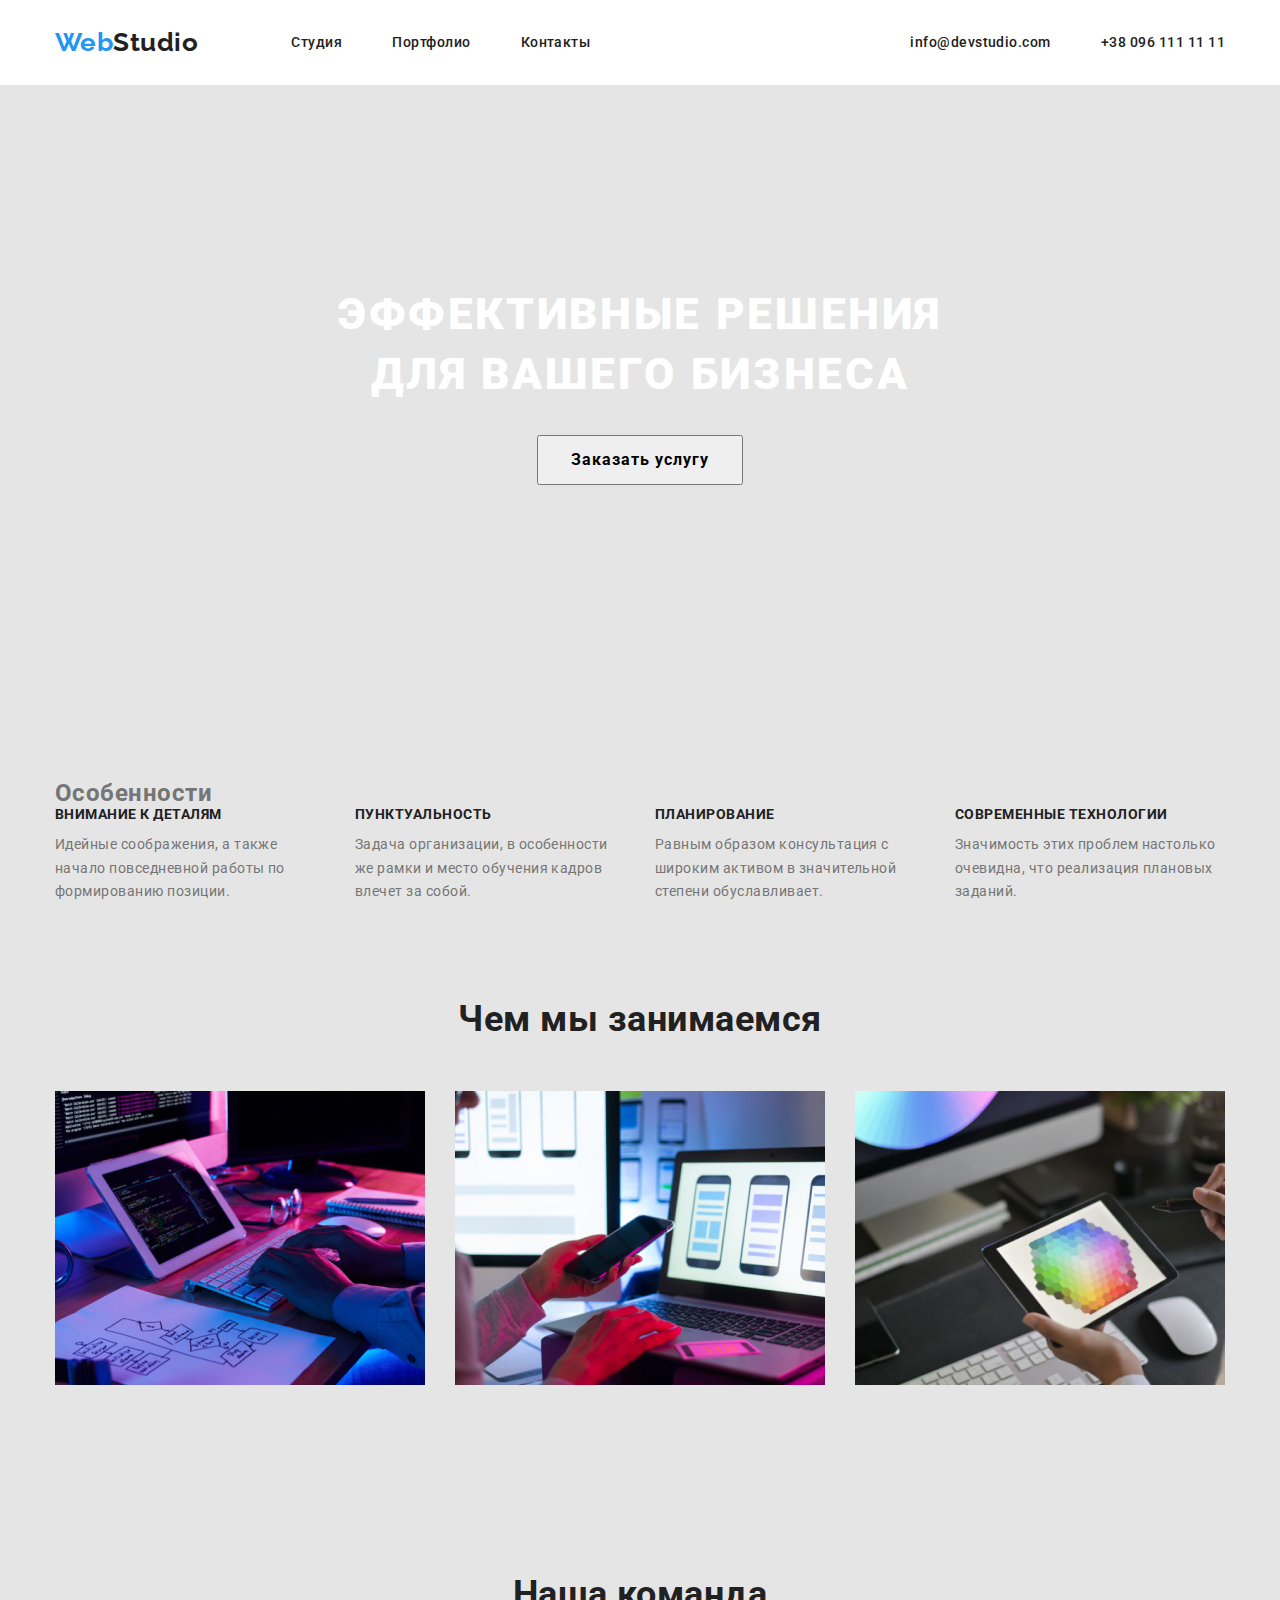
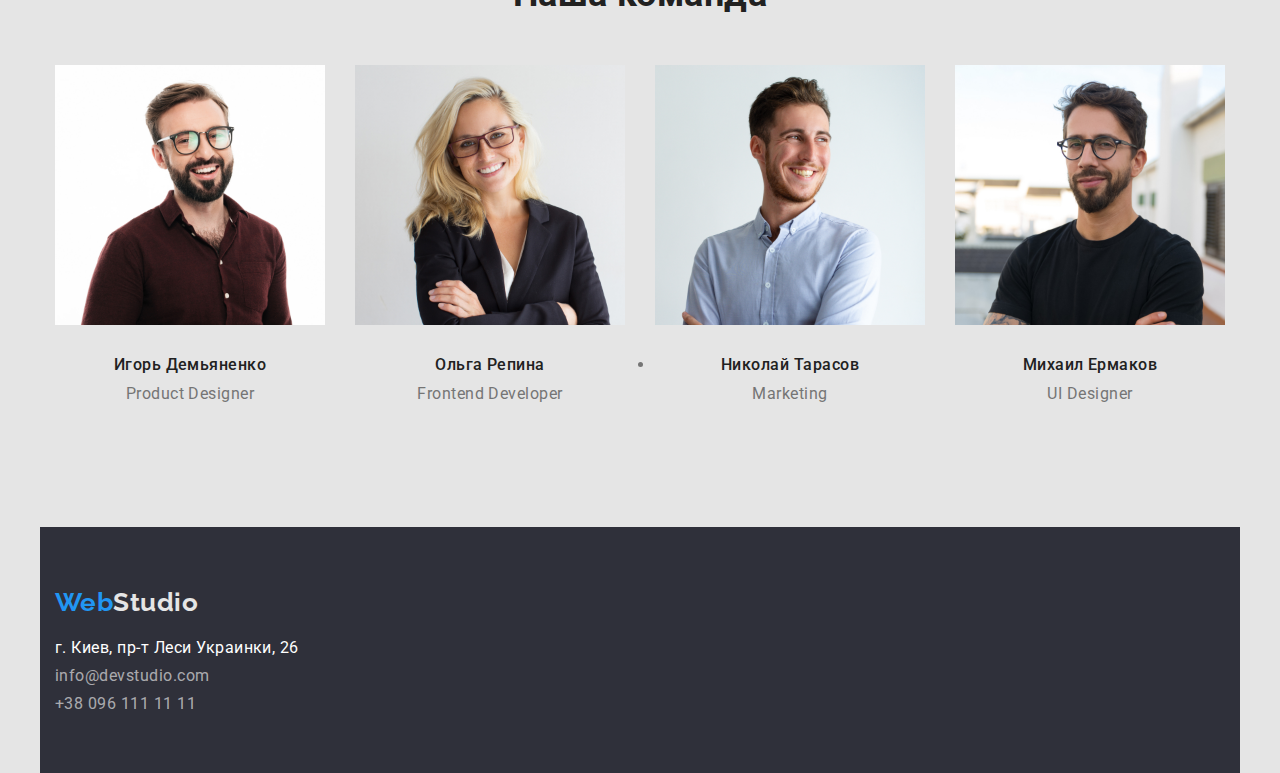
<file: index.html>
<!DOCTYPE html>
<html lang="ru">
<head>
    <meta charset="UTF-8">
    <meta http-equiv="X-UA-Compatible" content="IE=edge">
    <meta name="viewport" content="width=device-width, initial-scale=1.0">
    <title>My WebDesighn</title>
    <link rel="preconnect" href="https://fonts.gstatic.com">
    <link rel="preconnect" href="https://fonts.gstatic.com">
    <link href="https://fonts.googleapis.com/css2?family=Raleway:wght@700&family=Roboto:wght@400;500;700;900&display=swap" rel="stylesheet">    <link rel="stylesheet" href="./css/styles.css"/>
</head>
<body>

<!-- Шапка сайта -->
  <header class="page-header"> 
    <div class="container">
      <nav class="nav-header">
        <a href="./index.html" class="logo"><span class="web-logo">Web</span>Studio</a>
         <ul class="site-nav">
             <li class="list-header list">
               <a href="./index.html" class="link">Студия</a>
             </li>
             <li class="list-header list">
               <a href="./portfolio.html" class="link">Портфолио</a>
             </li>
             <li class="list-header list">
               <a href="" class="link">Контакты</a>
             </li>
       </ul>
         <ul class="contacts list-header">
         <li class="list">
           <a href="mailto:info@devstudio.com ">info@devstudio.com</a>
         </li>
         <li class="list">
           <a href="tel:+380961111111">+38 096 111 11 11</a>
         </li>
       </ul>
     </nav>
    </div>
    
</header>
<main>

<!--Герой-->
<section class="hero">
<div class="container">
  <h1 class="hero-title">Эффективные решения <br> для вашего бизнеса</h1>
  <button type="button" class="button order">Заказать услугу</button> 
</div>
</section>
<!--Особенности -->
<section class="section">
  <div class="container">
    <h2>Особенности</h2>
    <ul class="feature-list">
        <li class="list features">
          <h3  class="sub-title">Внимание к деталям   </h3>
          <p class="text">Идейные соображения, а также начало повседневной работы по формированию позиции.</p>
        </li>
        <li class="list features">
          <h3 class="sub-title">Пунктуальность  </h3>
          <p class="text">Задача организации, в особенности же рамки и место обучения кадров влечет за собой.</p>
        </li>
        <li class="list features">
          <h3 class="sub-title">Планирование  </h3>
          <p class="text">Равным образом консультация с широким активом в значительной степени обуславливает.</p>
        </li>
        <li class="list features">
          <h3 class="sub-title">Современные технологии  </h3>
          <p class="text">Значимость этих проблем настолько очевидна, что реализация плановых заданий.</p>
        </li>
    </ul>
  </div>
</section>
<!---->
<section class="padding-section">
  <div class="container" >
    <h2 class="section-title">Чем мы занимаемся</h2>
    <ul class="work">
      <li class="list">
        <img src="./images/img.jpg" alt="компьютери руки программиста" width="370" height="294" >
      </li>
      <li class="list">
        <img src="./images/img1.jpg" alt="разработка для телефонов" width="370" height="294">
      </li>
      <li class="list">
        <img src="./images/img2.jpg" alt="дизайн на планшете" width="370" height="294">
      </li>
    </ul>
  </div>
</section>
<!--our command-->
<section class="section">
  <div class="container">  
    <h2 class="section-title">Наша команда</h2>
    <ul class="section-card">
      <li class="list item-card">
        <img src="./images/port1.jpg" alt="ProductDesigner" width="270" height="260"  class="img-card">
          <div class="name-box">
            <h3 class="name-title">Игорь Демьяненко</h3>
            <p class="post-item">Product Designer</p>
          </div>
      </li>
      <li class="list item-card">
        <img src="./images/port2.jpg" alt="FrontendDeveloper"  width="270" height="260" class="img-card">
          <div class="name-box">
            <h3 class="name-title">Ольга Репина</h3>
            <p class="post-item">Frontend Developer</p>
          </div>
      </li>
      <li class="lis item-card">
        <img src="./images/port3.jpg" alt="Marketing"  width="270" height="260" class="img-card">
          <div class="name-box">
            <h3 class="name-title">Николай Тарасов</h3>
            <p class="post-item">Marketing</p>
          </div>
      </li>
      <li class="list item-card">
        <img src="./images/port4.jpg" alt="UIDesigner" width="270" height="260" class="img-card">
          <div class="name-box">
            <h3 class="name-title">Михаил Ермаков</h3>
            <p class="post-item">UI Designer</p>
          </div>
      </li>
    </ul>
  </div> 
</section>
</main>
<!-- Футер-->
<footer class="footer">
  <div class="container footer-bg">
    <a href="./index.html" class="logo accent" ><span class="web-logo">Web</span>Studio</a>
    <address> г. Киев, пр-т Леси Украинки, 26</address>
    <ul >
        <li class="list list-footer oppasity"><a href="mailto:info@devstudio.com">info@devstudio.com</a></li>
        <li class="list oppasity"><a href="tel:+380961111111 ">+38 096 111 11 11</a></li>
    </ul>
  </div>  
</footer>
</body>
</html>
</file>
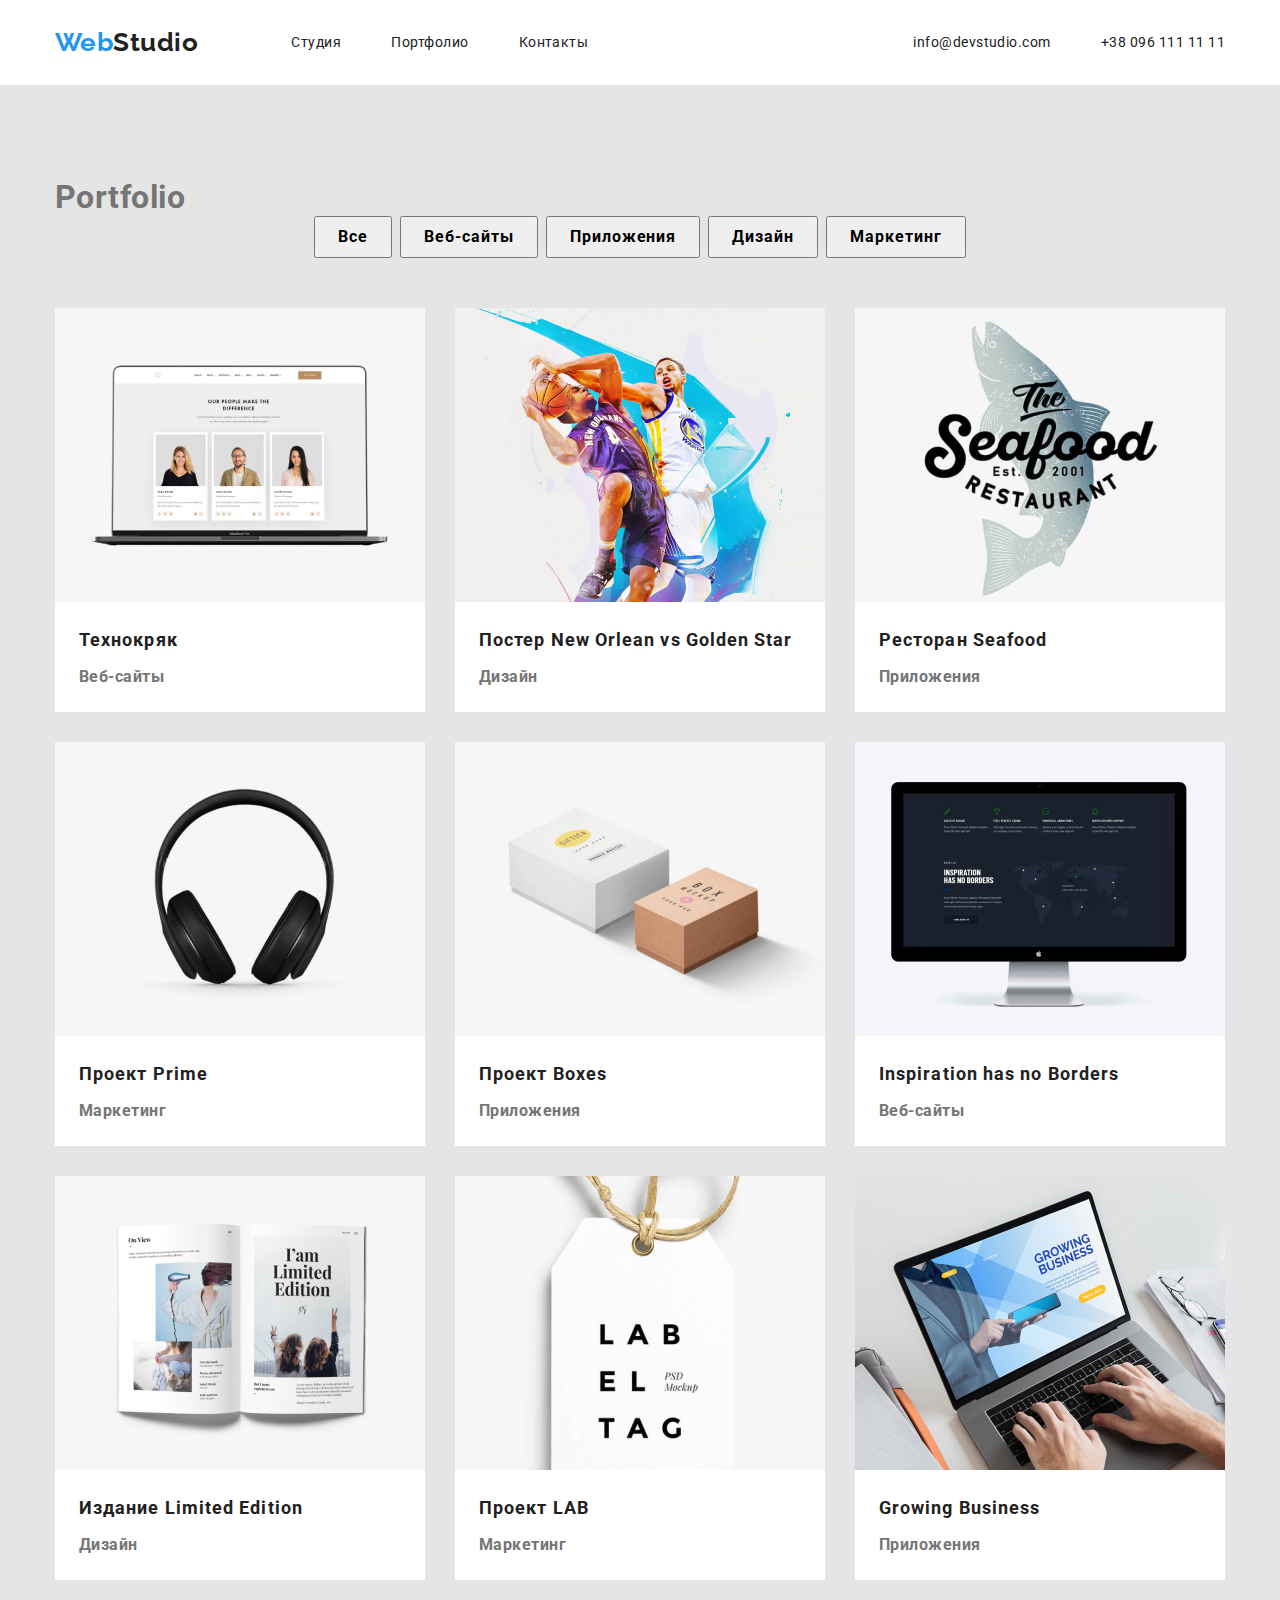
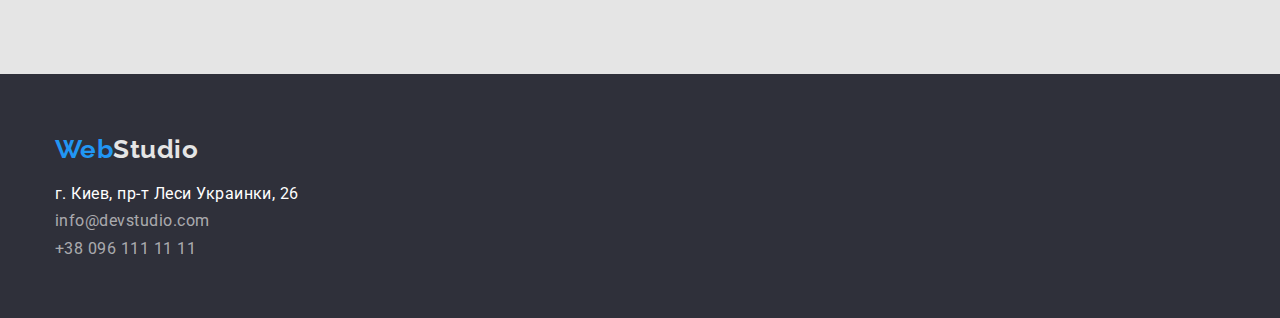
<file: portfolio.html>
<!DOCTYPE html>
<html lang="en">
<head>
    <meta charset="UTF-8">
    <meta http-equiv="X-UA-Compatible" content="IE=edge">
    <meta name="viewport" content="width=device-width, initial-scale=1.0">
    <title>Portfolio</title>
    <link rel="preconnect" href="https://fonts.gstatic.com">
    <link href="https://fonts.googleapis.com/css2?family=Raleway:wght@700&family=Roboto:wght@400;500;700;900&display=swap" rel="stylesheet">    
    <link rel="stylesheet" href="https://cdnjs.cloudflare.com/ajax/libs/modern-normalize/1.0.0/modern-normalize.min.css">
    <link rel="stylesheet" href="./css/styles.css" />
</head>
<body>
<!-- Хэдер -->
    <header class="page-header"> 
        <div class="container">
            <nav class="nav-header">
                <a href="./index.html" class="logo"><span class="web-logo">Web</span>Studio</a>
                <ul class="site-nav">
                    <li class="list">
                        <a href="./index.html" class="link">Студия</a>
                    </li>
                    <li class="list">
                        <a href="./portfolio.html" class="link">Портфолио</a>
                    </li>
                    <li class="list">
                        <a href="" class="link">Контакты</a>
                    </li>
                </ul>
                <ul class="contacts">
                <li class="list">
                    <a href="mailto:info@devstudio.com ">info@devstudio.com</a>
                </li>
                <li class="list">
                    <a href="tel:+380961111111">+38 096 111 11 11</a>
                </li>
            </ul>
            </nav>
        </div>
        
    </header>
<!--ПРимеры работ-->
<main>
<section class="section container" >
        <h1>Portfolio</h1>
    <!-- Фильтр(навигация) портфолио --> 
 <ul class="portfolio-nav list">
     <li><button type="button" class="button">Все</button></li> 
     <li><button type="button" class="button">Веб-сайты</button></li> 
     <li><button type="button" class="button">Приложения</button></li> 
     <li><button type="button" class="button">Дизайн</button></li> 
     <li><button type="button" class="button">Маркетинг</button></li> 
 </ul> 
    <div class="">   
        <ul class="portfolio-container list">
                <li class="portfolio-element">
                    <img src="./images/portfolio-1.jpg" alt="ноутбук" class="portfolio-img">
                    <div class="portfolio-description">
                        <h2 class="list-item" >Технокряк</h2>
                        <p class="text-list-item" >Веб-сайты</p>
                    </div>
                </li>
                <li class="portfolio-element">
                    <img src="./images/portfolio-2.jpg" alt="баскетболисты" width="370" height="294" class="portfolio-img">
                    <div class="portfolio-description">
                        <h2 class="list-item" >Постер New Orlean vs Golden Star</h2>
                        <p class="text-list-item" >Дизайн</p>
                    </div>
                </li> 
                <li class="portfolio-element">
                    <img src="./images/portfolio-3.jpg" alt="логотип Seafood" width="370" height="294" class="portfolio-img">
                    <div class="portfolio-description">
                        <h2 class="list-item" >Ресторан Seafood</h2>
                         <p class="text-list-item" >Приложения</p>
                    </div>
                </li>
                <li class="portfolio-element">
                    <img src="./images/portfolio-4.jpg" alt="наушники" width="370" height="294" class="portfolio-img">
                    <div class="portfolio-description">
                        <h2 class="list-item" >Проект Prime</h2>
                        <p class="text-list-item" >Маркетинг</p>
                    </div>
                </li>
                <li class="portfolio-element">
                    <img src="./images/portfolio-5.jpg" alt="коробки" width="370" height="294" class="portfolio-img">
                    <div class="portfolio-description">
                        <h2 class="list-item" >Проект Boxes</h2>
                        <p class="text-list-item" >Приложения</p>
                    </div>
                </li>
                <li class="portfolio-element">
                    <img src="./images/portfolio-6.jpg" alt="монитор" width="370" height="294" class="portfolio-img">
                    <div class="portfolio-description">
                        <h2 class="list-item" >Inspiration has no Borders</h2>
                        <p class="text-list-item" >Веб-сайты</p>
                    </div>
                </li>
                <li class="portfolio-element">
                    <img src="./images/portfolio-7.jpg" alt="раскрытый журнал" width="370" height="294" class="portfolio-img">
                    <div class="portfolio-description">
                        <h2 class="list-item" >Издание Limited Edition</h2>
                        <p class="text-list-item" >Дизайн</p>
                    </div>
                </li>
                <li class="portfolio-element">
                    <img src="./images/portfolio-8.jpg" alt="бирка с логотипом фирмы" width="370" height="294" class="portfolio-img">
                    <div class="portfolio-description">
                        <h2 class="list-item" >Проект LAB</h2>
                        <p class="text-list-item" >Маркетинг</p>
                    </div>
                </li>
                <li class="portfolio-element">
                    <img src="./images/portfolio-9.jpg" alt="ноутбук и печатающие руки" width="370" height="294" class="portfolio-img">
                    <div class="portfolio-description">
                        <h2 class="list-item" >Growing Business</h2>
                        <p class="text-list-item" >Приложения</p>
                    </div>
                </li>
        </ul>
    </div>    
 </section>
</main>
<!-- Футер-->
<footer class="footer footer-bg">
    <div class="container">
        <a href="./index.html" class="logo" ><span class="web-logo">Web</span>Studio</a>
        <address> г. Киев, пр-т Леси Украинки, 26</address>
        <ul >
            <li class="list list-footer oppasity"><a href="mailto:info@devstudio.com">info@devstudio.com</a></li>
            <li class="list oppasity"><a href="tel:+380961111111 ">+38 096 111 11 11</a></li>
        </ul>
    </div>
</footer>
</body>
</html>
</file>
<file: css/styles.css>
:root {
    --primary-text-color: #757575;
    --secondary-title-color: #fff; 
    --primary-title-color: #212121;
    --accent-color: #2196F3;
    --footer-bckg-color: #2F303A;
    --primary-bg-color: #E5E5E5;
    --oppasity-white: rgba(255, 255, 255, 0.6);
}
html{
    box-sizing: border-box;
}
    *,
    *::before,
    *::after{
        box-sizing: inherit;
}
body {
    margin: 0;
    font-family: Roboto, -apple-system, BlinkMacSystemFont, avenir next, avenir, segoe ui, helvetica neue, Helvetica, Ubuntu, noto, arial, sans-serif;
    background-color: var(--primary-bg-color);
    color: var(--primary-text-color);
    letter-spacing: 0.03em;
}

ul,
p,
h1,
h2,
h3,
address{
    margin: 0;
    padding: 0;
}

.box{
    width: 500px;
    height: 200px;
    margin-left: auto;
    margin-right: auto;
}
img {
    display:block;
}


.container{
    width: 1200px;
    padding-left: 15px;
    padding-right: 15px;
    margin: 0 auto;
}

.site-nav{
    display: flex;
    margin-left: 93px;
}

.site-nav li:not(:last-child){
    margin-right: 50px;
}

.site-nav .link{
    display: block;
    padding-top: 10px;
    padding-bottom: 10px;
}

.contacts{
    display: flex;
    margin-left: auto;
}

.contacts li + li{
    margin-left: 50px;
}

.list{
    list-style: none;
}

.page-header{
    background-color: var(--secondary-title-color);
    /* border-bottom: 1px solid #2196F3; */
    font-size: 14px;
    padding-top: 24px;
    padding-bottom: 25px;
}

.nav-header{
    display: flex;
    align-items: center;
    /* justify-content: flex-end; */
}

.logo {
    font-family: Raleway;
    font-weight: 700;
    font-size: 26px;
    line-height: 1.19;   
    color: var(--primary-title-color); 
}

.web-logo{
    color: var(--accent-color);
}

.page-header a:hover,
.page-header:focus{
  color: var(--accent-color);  
}

.list-header{
    font-weight: 500;
}

.hero{
    /* background-color: var(--footer-bckg-color); */
    /* height: 1000px; */

    padding-top: 200px;
    padding-bottom: 200px;
}
.hero-title{
    color: var(--secondary-title-color);

    margin-top: 0;
    margin-bottom: 30px;
}

.section{
    padding-top: 94px;
    padding-bottom: 94px;
}

.padding-section{
    padding-bottom: 94px;
}


.section-title{
    font-weight: 700;
    font-size: 36px;
    line-height: 1.17;
    text-align: center;
    color: var(--primary-title-color);

    margin-top: 0;
    margin-bottom: 50px;
}

.sub-title{
    font-weight: 700;
    font-size: 14px;
    line-height: 1.14;
    text-transform: uppercase;
    color: var(--primary-title-color);

    margin-top: 0;
    margin-bottom: 10px;
}

.feature-list{
    display: flex;
    justify-content: space-between;
}

.features{
    width: 270px;
}

.text{
    font-size: 14px;
    line-height: 1.71;
}

.name-title{
    color: var(--primary-title-color);
    font-weight: 500;
    font-size: 16px;
    line-height: 1.19;
    text-align: center;
}

.work{
    display: flex;
}

.work li + li{
    margin-left: 30px;
}

.section-card{
    display: flex;
}

.section-card div + div{
    margin-left: 30px;
}

.post-item{
    font-size: 16px;
    line-height: 1.19;
    text-align: center;
}

.footer{
    display: block;
    color: var(--secondary-title-color);
}

.footer-bg{
    background-color: var(--footer-bckg-color);
    padding-top: 60px;
    padding-bottom: 60px;
}

.footer .oppasity a{
    color: var(--oppasity-white);
}

a {
    color: var(--primary-title-color);
    text-decoration: none;
}

.list-footer {
    padding-bottom: 9px;
}

.oppasity{
    color: var(--oppasity-white)
}

 a:hover,
 a:focus{
    color: var(--accent-color);
}

.footer .oppasity a:hover,
.footer .oppasity a:focus{
   color: var(--accent-color);
}



.footer a:hover,
.footer a:focus{
    color: var(--accent-color);
} 

.footer a{
    color: var(--primary-bg-color);
}

.adress{
    padding-bottom: 9px;
}

 .logo .footer{
    padding-bottom: 20px;
}

.hero-title{
    font-weight: 900;
    font-size: 44px;
    line-height: 1.36;
    text-align: center;
    letter-spacing: 0.06em;
    text-transform: uppercase;
    margin-top: 0;
    /* margin-bottom: 94px; */
}
.button {
    cursor: pointer;
    font-family: Roboto, sans-serif;
    font-weight: 700;
    font-size: 16px;
    line-height: 1.625;
    align-items: center;
    text-align: center;
    letter-spacing: 0.06em;
    padding: 6px 22px;
    align-content: center;
    
}

.order{
    min-width: 200px;
    height: 50px;
    padding: 10px 32px;
    /* position: absolute;
    top: center;
    right: 732px; */
    margin: 0 auto;
    display: block;
}

.button:hover{
    color: var(--secondary-title-color);
    background-color: var(--accent-color);
}

.item-card{
    width: 270px;
    height: 368px;
    padding-bottom: 30px;
    margin-right: 30px;
}

.item-card:last-child{
    margin-right: 0;
}

.img-card{
    margin-bottom: 30px;
}

.name-title {
    margin-bottom: 10px;
}


/* portfolio.html */

.list-item{
    font-weight: 700;
    font-size: 18px;
    line-height: 2.00;
    letter-spacing: 0.06em;
    color: var(--primary-title-color);
}

.text-list-item{
    font-weight: 700;
    font-size: 16px;
    line-height: 1.88;
}

address{
    font-style: normal;
    padding-top: 20px;
    padding-bottom: 9px;
}

.portfolio-nav{
    display: flex;
    margin-bottom: 50px;
    justify-content: center;
}

.portfolio-container{
    display: flex;
    flex-wrap: wrap;
}

.portfolio-element{
    /* width: calc((100% - 60px) / 3) ; */
    width: 370px;
    background-color: #ffffff;

    margin-right: 30px;
    margin-bottom: 30px;
}

.portfolio-element:nth-child(3n){
    margin-right: 0;
}

.portfolio-element:nth-last-child(-n +3){
    margin-bottom: 0;
}


.portfolio-nav li + li{
    margin-left: 8px;
}

.portfolio-description{
    padding-bottom: 20px;
    padding-top: 20px;
    padding-left: 24px;
    padding-right: 24px;
}
/* 
.portfolio-img,
.text-list-item{
    margin-bottom: 20px;
} */

.list-item{
    margin-bottom: 4px;
}
</file>
